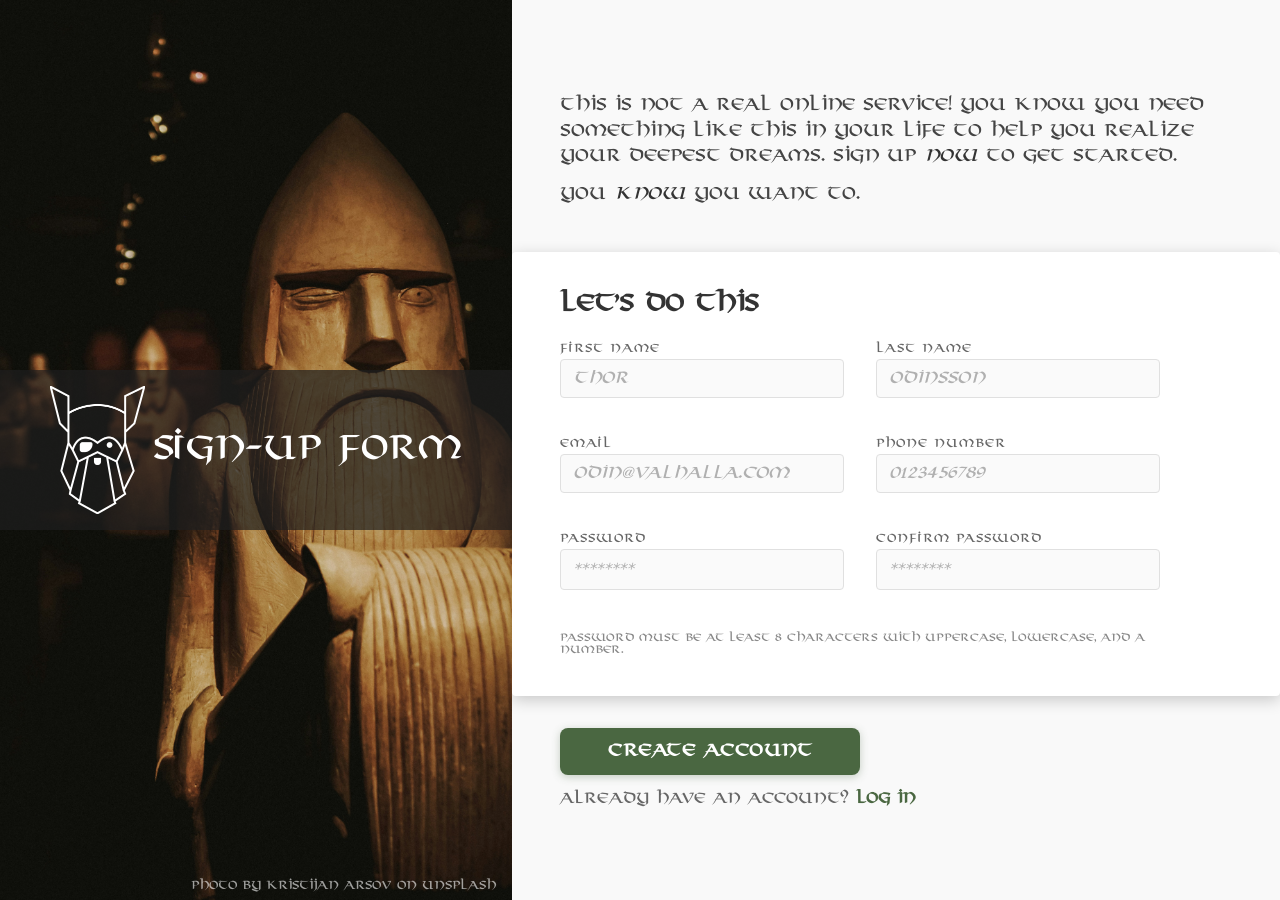
<file: index.html>
<!DOCTYPE html>
<html lang="en">
<head>
    <meta charset="UTF-8">
    <meta name="viewport" content="width=device-width, initial-scale=1.0">
    <link href="stylesheet.css" rel="stylesheet">
    <script src="script.js" defer></script>
    <title>Sign-up form</title>
</head>
<body>
    <div class="front section">
        <div class="hero">
            <img src="./odin-lined.png" alt="Odin Logo">
            <span>SIGN-UP FORM</span>
        </div>
        <p class="credits">
            Photo by <a href="https://unsplash.com/@aarsoph" target="_blank" rel="noopener">Kristijan Arsov</a> on Unsplash
        </p>
    </div>
    <div class="content section">
        <div class="disclaimer section">
            <p>This is not a real online service! You know you need something
                like this in your life to help you realize your deepest dreams. 
                Sign up <em>now</em> to get started.</p>
            <p>You <em>know</em> you want to.</p>
        </div>
        <div class="form section">
            <h1>Let's do this</h1>
            <form id="my-form" action="" novalidate>
                <div class="firstname">
                    <label for="firstname">First Name</label>
                    <input type="text" id="firstname" name="firstname" placeholder="Thor" required>
                    <span id="error-firstname" class="error"></span>
                </div>
                <div class="lastname">
                    <label for="lastname">Last Name</label>
                    <input type="text" id="lastname" name="lastname" placeholder="Odinsson" required>
                    <span id="error-lastname" class="error"></span>
                </div>
                <div class="email">
                    <label for="email">Email</label>
                    <input type="email" id="email" name="email" placeholder="odin@valhalla.com" autocomplete="email" required>
                    <span id="error-email" class="error"></span>
                </div>
                <div class="phone-number">
                    <label for="phone-number">Phone Number</label>
                    <input type="tel" id="phone-number" name="phone-number" placeholder="0123456789" required
                           pattern="[0-9]{10,11}">
                    <span id="error-phone-number" class="error"></span>
                </div>
                <div class="password">
                    <label for="password">Password</label>
                    <input type="password" id="password" name="password" placeholder="********" autocomplete="new-password" required
                           pattern="(?=.*\d)(?=.*[a-z])(?=.*[A-Z]).{8,}">
                    <span id="error-password" class="error"></span>
                </div>
                <div class="password-confirm">
                    <label for="password-confirm">Confirm Password</label>
                    <input type="password" id="password-confirm" name="password-confirm" placeholder="********" autocomplete="new-password" required
                           pattern="(?=.*\d)(?=.*[a-z])(?=.*[A-Z]).{8,}">
                    <span id="error-password-confirm" class="error"></span>
                </div>
                <p class="password-hint">Password must be at least 8 characters with uppercase, lowercase, and a number.</p>
            </form>
        </div>
        <div class="button section">
            <button type="submit" form="my-form">Create Account</button>
            <p id="success-message" class="success-message" hidden>High five! Odin has accepted your application.</p>
            <p>Already have an account? <a href="#">Log in</a></p>
        </div>
    </div>
</body>
</html>
</file>
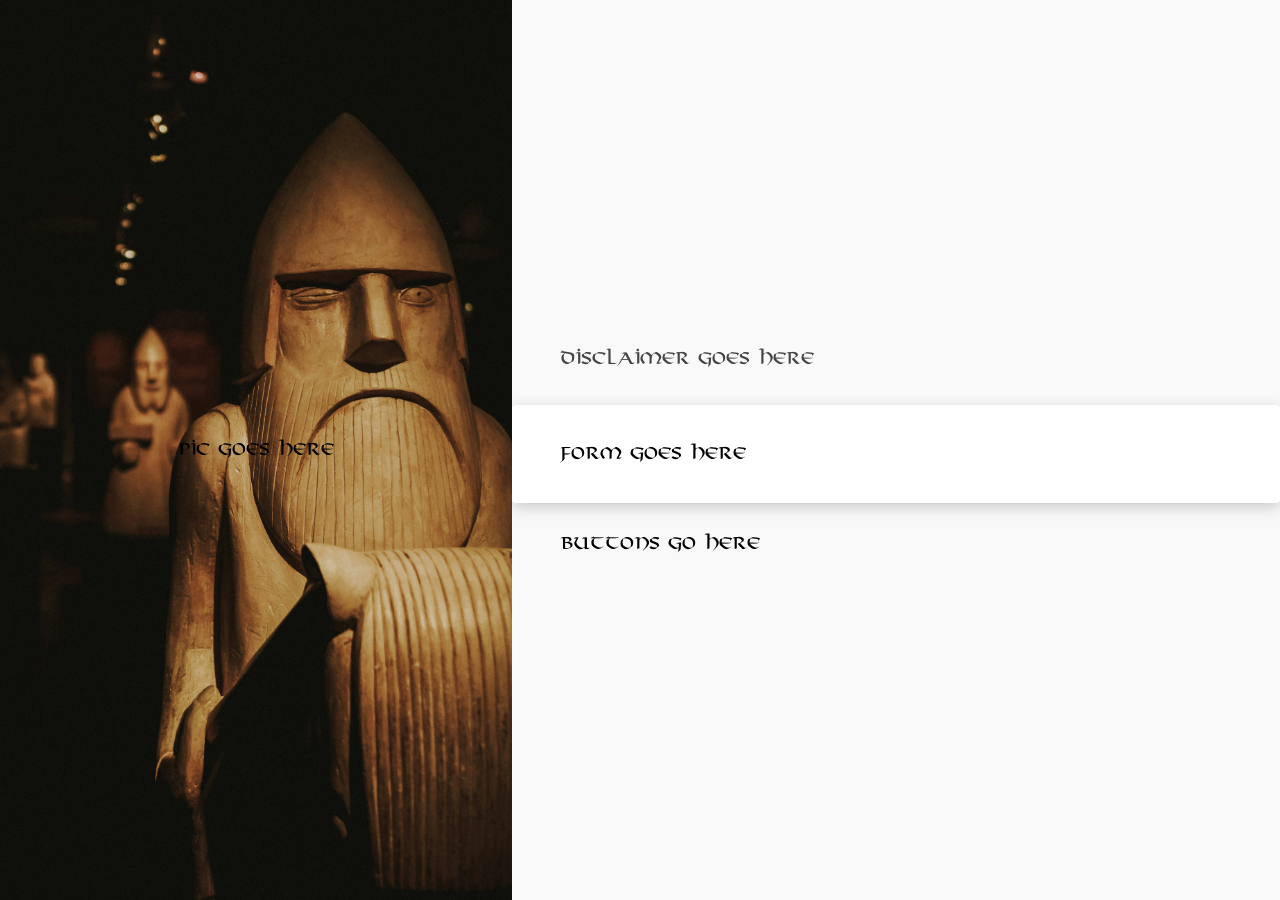
<file: form.html>
<!DOCTYPE html>
<html lang="en">
<head>
    <meta charset="UTF-8">
    <meta name="viewport" content="width=device-width, initial-scale=1.0">
    <link href="stylesheet.css" rel="stylesheet">
    <title>Sign-up form</title>
</head>
<body>
    <div class="front section">pic goes here</div>
    <div class="content section">
        <div class="disclaimer section">disclaimer goes here</div>
        <div class="form section">form goes here</div>
        <div class="button section">buttons go here</div>
    </div>
</body>
</html>
</file>
<file: stylesheet.css>
@font-face {
    font-family: 'Viking-Normal';
    src: url('fonts/Viking-Normal.woff2') format('woff2'),
        url('fonts/Viking-Normal.woff') format('woff');
    font-weight: 100;
    font-style: normal;
    font-display: swap;
}

/* CSS RESET */
*, *::before, *::after {
    box-sizing: border-box;
    margin: 0;
    padding: 0;
}

:root {
    font-family: 'Viking-Normal', sans-serif;
}

html, body { 
    display: flex;
    width: 100%;
    height: 100%;
    overflow-x: hidden;
}

/* LEFT PANEL */
.front {
    display: flex;
    align-items: center;
    justify-content: center;
    flex: 1 1 40%;
    min-width: 350px;
    min-height: 100vh;
    background: url(./Photo\ by\ Kristijan\ Arsov\ on\ Unsplash.jpg);
    background-size: cover;
    background-position: center;
    position: relative;
}

.hero {
    font-size: 2rem;
    color: white;
    width: 100%;
    background-color: rgba(30, 30, 30, 0.7);
    display: flex;
    justify-content: center;
    align-items: center;
    padding: 1rem 0;
    gap: 0.5rem;
}

.hero > img {
    height: 8rem;
}

.credits {
    position: absolute;
    font-size: 0.7rem;
    bottom: 0.5rem;
    right: 1rem;
    color: rgba(255, 255, 255, 0.6);
}

.credits a {
    color: inherit;
    text-decoration: none;
}

.credits a:hover {
    text-decoration: underline;
}

/* RIGHT PANEL - CONTENT */
.content {
    display: flex;
    flex: 1 1 60%;
    flex-direction: column;
    align-items: stretch;
    justify-content: center;
    min-height: 100vh;
    background-color: #F9F9F9;
    gap: 2rem;
    padding: 2rem 0;
}

/* DISCLAIMER SECTION */
.disclaimer {
    padding: 0 3rem;
    line-height: 1.6;
    color: #444;
}

.disclaimer p {
    margin-bottom: 0.75rem;
}

.disclaimer em {
    font-style: italic;
    color: #333;
}

/* FORM SECTION */
.form {
    background-color: #FFFFFF;
    display: flex;
    flex-direction: column;
    justify-content: center;
    align-items: flex-start;
    padding: 2.5rem 3rem;
    box-shadow: 0 4px 16px rgba(0, 0, 0, 0.2);
    border-radius: 4px;
}

.form h1 {
    margin-bottom: 1.5rem;
    font-size: 1.4rem;
    font-weight: 600;
    color: #333;
}

.form form {
    display: grid;
    grid-template-columns: 1fr 1fr;
    gap: 1.25rem 2rem;
    width: 100%;
    max-width: 500px;
}

form div {
    display: flex;
    flex-direction: column;
}

/* INPUT STYLING */
div label {
    margin-bottom: 4px;
    font-size: 0.7rem;
    text-transform: uppercase;
    letter-spacing: 1px;
    color: #666;
    font-weight: 500;
}

div input {
    border: 1.5px solid #E0E0E0;
    border-radius: 4px;
    padding: 0.65rem 0.75rem;
    font-size: 0.95rem;
    font-family: inherit;
    background-color: #FAFAFA;
    transition: border-color 0.2s ease, box-shadow 0.2s ease, background-color 0.2s ease;
}


/* Current font does not support special glyphs */
input[type="password"] {
    font-family: system-ui, -apple-system, BlinkMacSystemFont, sans-serif;
}

div input::placeholder {
    color: #B0B0B0;
    font-style: italic;
}

div input:hover {
    border-color: #C0C0C0;
    background-color: #FFF;
}

div input:focus {
    outline: none;
    border-color: #4A90D9;
    background-color: #FFF;
    box-shadow: 0 0 0 3px rgba(74, 144, 217, 0.15);
}

div input:focus:invalid {
    border-color: #D55C5F;
    box-shadow: 0 0 0 3px rgba(213, 92, 95, 0.15);
}

div input:not(:placeholder-shown):valid {
    border-color: #5CB85C;
    background-color: #FFF;
}

div input:not(:placeholder-shown):valid:focus {
    box-shadow: 0 0 0 3px rgba(92, 184, 92, 0.15);
}

.password-hint {
    font-size: 0.65rem;
    color: #888;
    margin-top: 4px;
    grid-column: 1 / -1;
}

/* VALIDATION MESSAGES */
.error {
    font-size: 0.65rem;
    color: #D55C5F;
    margin-top: 4px;
    min-height: 0.9rem;
}

.button .success-message {
    font-size: 1.15rem;
    color: #4A6741;
    font-weight: 900;
    background-color: rgba(92, 184, 92, 0.15);
    border: 1.5px solid #5CB85C;
    border-radius: 8px;
    padding: 0.9rem 1.5rem;
    animation: success-pop 0.35s ease;
}

@keyframes success-pop {
    from {
        transform: scale(0.85);
        opacity: 0;
    }
    to {
        transform: scale(1);
        opacity: 1;
    }
}

/* BUTTON SECTION */
.button {
    display: flex;
    flex-direction: column;
    align-items: flex-start;
    padding: 0 3rem;
    gap: 1rem;
}

.button button {
    background-color: #4A6741;
    color: white;
    border: none;
    border-radius: 8px;
    padding: 0.9rem 3rem;
    font-size: 1rem;
    font-family: inherit;
    font-weight: 600;
    letter-spacing: 0.5px;
    cursor: pointer;
    box-shadow: 0 2px 8px rgba(74, 103, 65, 0.3);
    transition: all 0.2s ease;
}

.button button:hover {
    background-color: #3D5636;
    box-shadow: 0 4px 12px rgba(74, 103, 65, 0.4);
    transform: translateY(-1px);
}

.button button:active {
    transform: translateY(1px);
    box-shadow: 0 1px 4px rgba(74, 103, 65, 0.3);
}

.button button:focus-visible {
    outline: 3px solid rgba(74, 103, 65, 0.5);
    outline-offset: 2px;
}

.button p {
    font-size: 0.85rem;
    color: #666;
}

.button p a {
    color: #4A6741;
    text-decoration: none;
    font-weight: 600;
    transition: color 0.2s ease;
}

.button p a:hover {
    color: #3D5636;
    text-decoration: underline;
}

/* RESPONSIVE ADJUSTMENTS */
@media (max-width: 900px) {
    html, body {
        flex-direction: column;
        height: auto;
        overflow-x: hidden;
        overflow-y: auto;
    }
    
    .front {
        min-height: 30vh;
        flex: 0 0 auto;
    }
    
    .hero > img {
        height: 5rem;
    }
    
    .hero {
        font-size: 1.5rem;
    }
    
    .content {
        min-height: auto;
        flex: 1 1 auto;
        padding: 2rem 0;
    }
    
    .form form {
        grid-template-columns: 1fr;
    }
}
</file>
